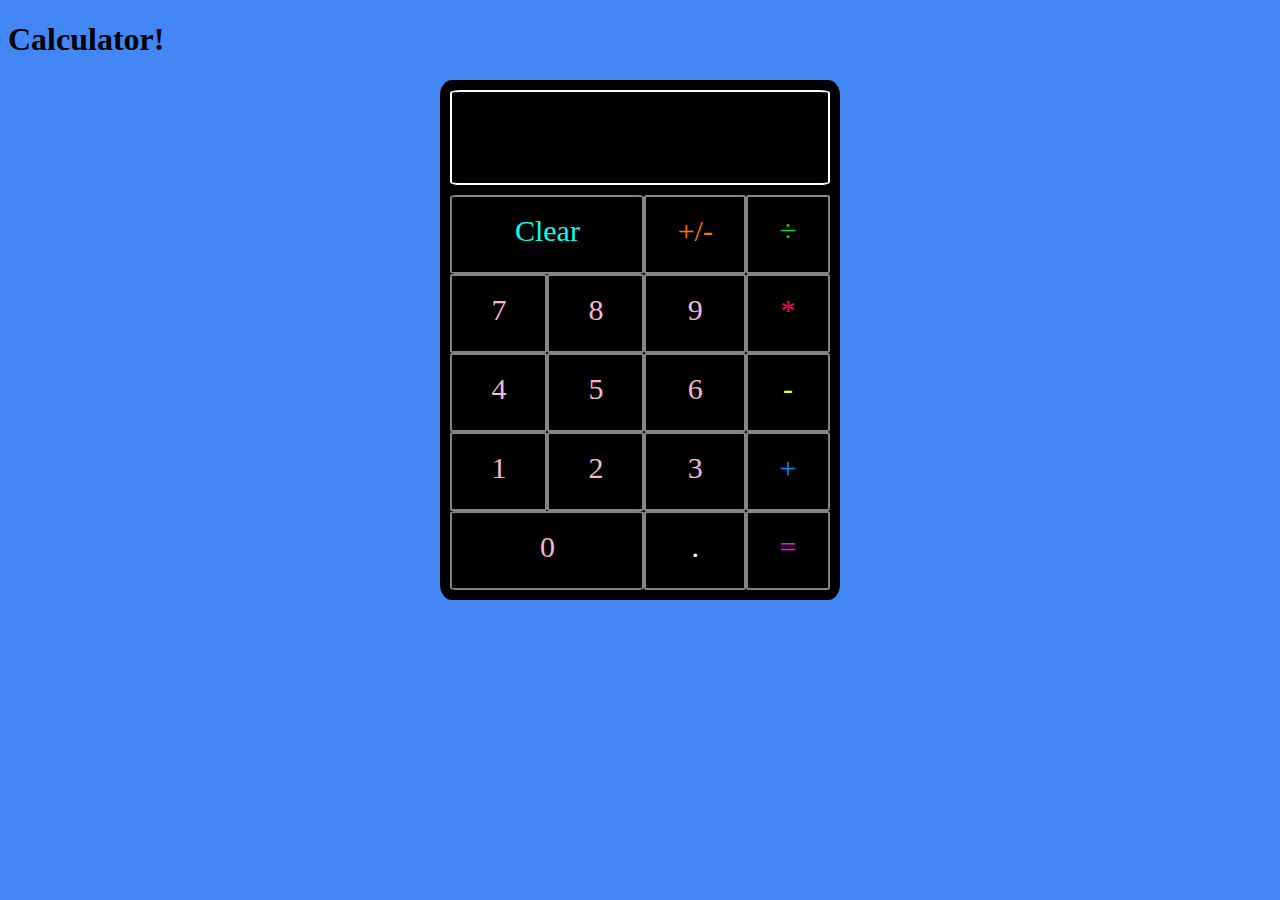
<file: calculator/index.html>
<!DOCTYPE html>
<html>

<head>
<meta charset="UTF-8">
<meta name="author" content="Aaron">
<meta name="description" content="calculator">
<meta name="viewport" content="width=device-width, initial-scale=1.0">
<link rel="stylesheet" href="stylesheet.css">
	<title>Calculator!</title>
<link rel="preconnect" href="https://fonts.gstatic.com">
<link href="https://fonts.googleapis.com/css2?family=Roboto+Slab&display=swap" rel="stylesheet">
</head>
<body>
	<h1 id="title">Calculator!</h1>
	<div class="calculator-container">
		<div class="calculator-item"        id="screen"> <span id="result"></span><span id="inputOne"></span><span id="operation"></span><span id="inputTwo"></span></div>
		<div class="calculator-item"        id="clear">Clear</div>
		<div class="calculator-item"        id="sign">+/-</div>
		<div class="calculator-item"        id="divide">÷</div>
		<div class="calculator-item number" id="7">7</div>
		<div class="calculator-item number" id="8">8</div>
		<div class="calculator-item number" id="9">9</div>
		<div class="calculator-item"        id="times">*</div>
		<div class="calculator-item number" id="4">4</div>
		<div class="calculator-item number" id="5">5</div>
		<div class="calculator-item number" id="6">6</div>
		<div class="calculator-item"        id="minus">-</div>
		<div class="calculator-item number" id="1">1</div>
		<div class="calculator-item number" id="2">2</div>
		<div class="calculator-item number" id="3">3</div>
		<div class="calculator-item"        id="plus">+</div>
		<div class="calculator-item number" id="zero">0</div>
		<div class="calculator-item"        id="decimal">.</div>
		<div class="calculator-item"        id="equals">=</div>
	</div>

</body>
<script src="app.js" charset="UTF-8"> </script>	
</html>
</file>
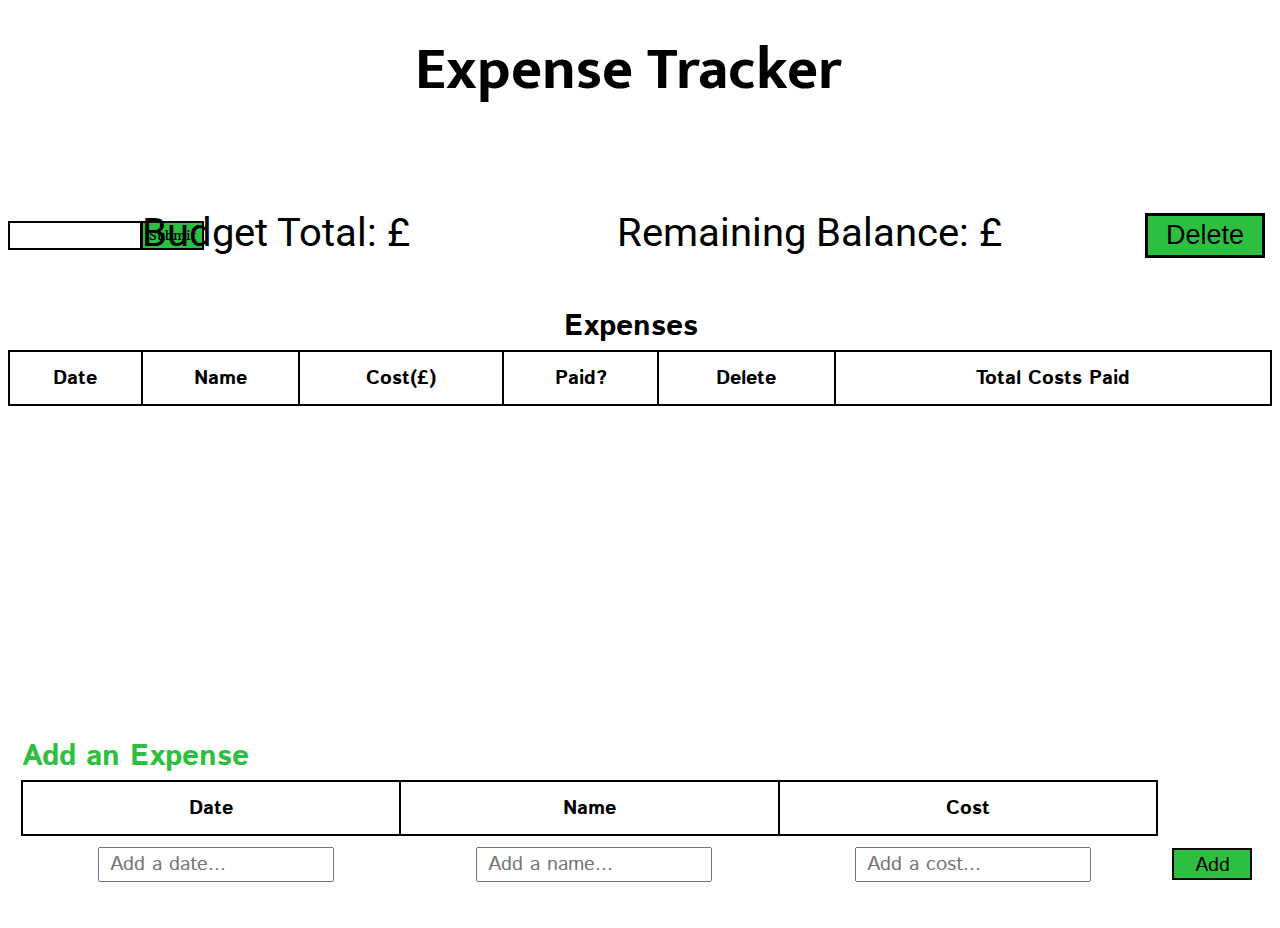
<file: expense tracker/index.html>
<!DOCTYPE html>
<html>
<head>
<meta charset="UTF-8">
<meta name="author" content="Aaron">
<meta name="description" content="expense tracker app budget money cost tracking">
<meta name="viewport" content="width=device-width, initial-scale=1.0">
<link rel="stylesheet" href="styles.css">
<link rel="preconnect" href="https://fonts.googleapis.com">
<link rel="preconnect" href="https://fonts.gstatic.com" crossorigin>
<link href="https://fonts.googleapis.com/css2?family=Istok+Web:wght@400;700&family=Ubuntu+Condensed&family=Volkhov&display=swap" rel="stylesheet">
<link href="https://fonts.googleapis.com/css2?family=Mukta:wght@600&display=swap" rel="stylesheet">
<link rel="preconnect" href="https://fonts.googleapis.com">
<link rel="preconnect" href="https://fonts.gstatic.com" crossorigin>
<link href="https://fonts.googleapis.com/css2?family=Roboto&display=swap" rel="stylesheet">

	<title>Expense Tracker 💰</title>
</head>

<body>
	<h1 id="title">Expense Tracker</h1>
	<div class="budget-div">
		<form id="user-budget-form"> 
			<input type="text" name="user-budget-amount" id="user-budget-amount">
			<input type="submit" id="user-budget-submit" action="#">
		</form>
		<span id="budget-span">Budget Total: £ </span>
		<span id="budget-remaining"> Remaining Balance: £ </span>
		<button id="budget-delete">Delete</button>
	</div>

	<div class="table-div">
		<table class="table">
			<thead>
				<caption id="table-title"><h2>Expenses</h2></caption>
				<tr class="row-titles">
					<th> Date </th>
					<th> Name </th>
					<th> Cost(£) </th>
					<th> Paid? </th>
					<th> Delete </th>
					<th> Total Costs Paid </th>
				</tr>
			</thead>
			<tbody id="expense-tbody"></tbody>
		</table>
	</div>

	<div class="user-table-div">
		<form id="user-table-form">
			<table class="user-table" id="user-table-id">
				<thead>
					<caption id="user-table-title"><h2>Add an Expense</h2></caption>
					<tr class="user-row-titles">
						<th> Date </th>
						<th> Name </th>
						<th> Cost </th>
					</tr>
				</thead>
				<tbody class="user-tbody">
					<tr class="user-tbody-row-data">
						<td><input type="text" name="user-data" placeholder=" Add a date..." class="user-input" id="user-date"></td>
						<td><input type="text" name="user-data" placeholder=" Add a name..." class="user-input" id="user-expense"></td>
						<td><input type="text" name="user-data" placeholder=" Add a cost..." class="user-input" id="user-cost"></td>
					</tr>
				</tbody>
			</table>
		<input type="submit" name="user-table-submit" id="user-table-submit" value="Add">
		</form> 
	</div>
</body>
<script src="app.js" charset="UTF-8"></script>
</html>
</file>
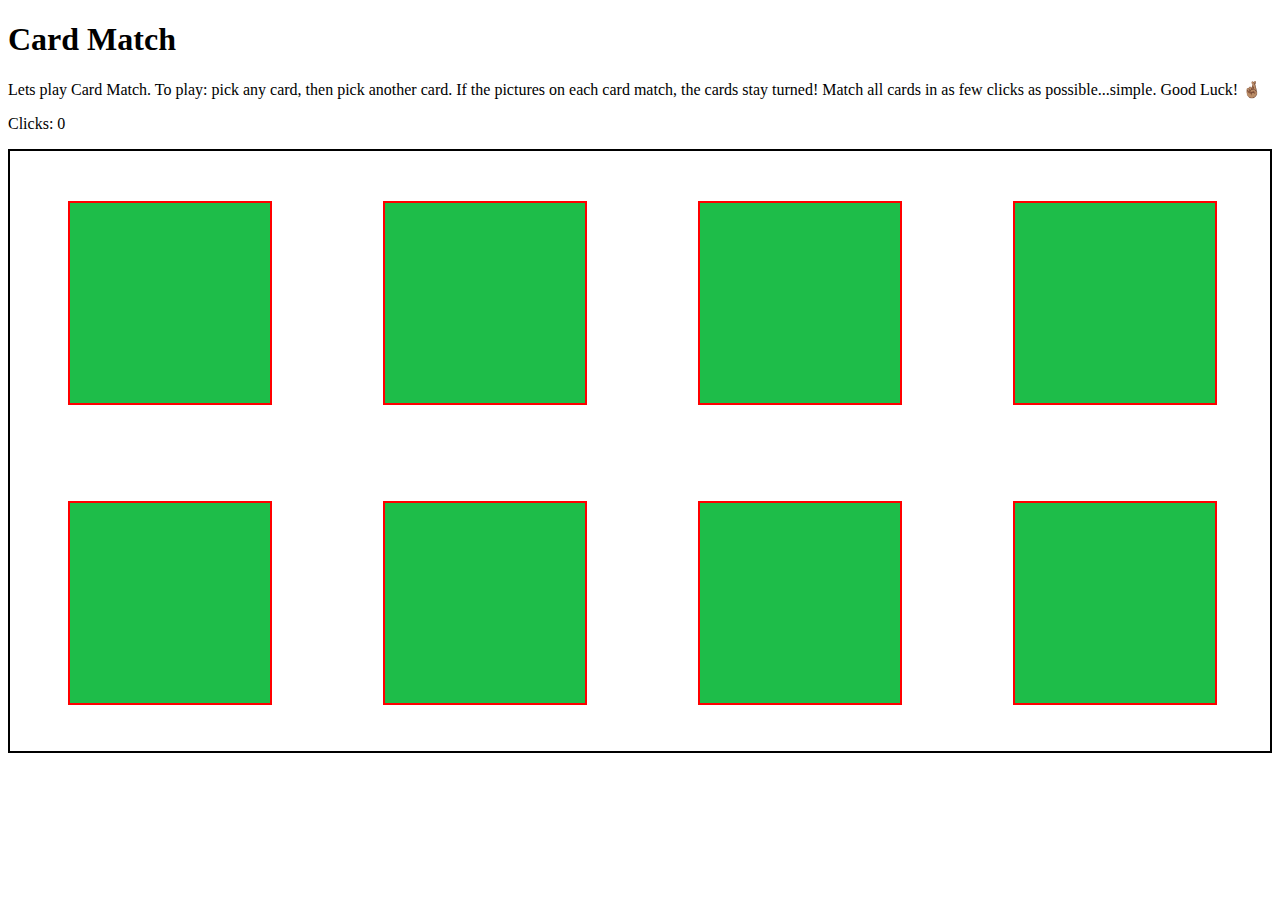
<file: Memory Game/index.html>
<!DOCTYPE html>
<html>

<head>
	<title>Card Match!</title>
	<meta charset="utf-8">
	<meta name="author" content="Aaron">
	<meta name="description" content="memory game">
	<meta name="viewport" content="width=device-width, initial-scale=1.0">
	<link rel="stylesheet" href="styles.css">
</head>

<body>
	<h1 id="title">Card Match</h1>
	<p id="instructions"> Lets play Card Match. To play: pick any card, then pick another card. If the pictures on each card match, the cards stay turned! Match all cards in as few clicks as possible...simple. Good Luck! 🤞🏽</p>
	<p id="clickcounter">Clicks: <span id="clickscounted">0</span></p>

	<div class="card-container">
		<div class="grid-item"><div class="DOOM pictures" value="DOOM"></div><div class="overlay"></div> </div>
		
		<div class="grid-item"><div class="atcq pictures"></div><div class="overlay"></div> </div>
		
		<div class="grid-item"><div class="ALI pictures"></div><div class="overlay"></div> </div>
	
		<div class="grid-item"><div class="MBDTF pictures"></div><div class="overlay"></div> </div>

		<div class="grid-item"><div class="DOOM pictures" value="DOOM"></div><div class="overlay"></div> </div>
		
		<div class="grid-item"><div class="atcq pictures"></div><div class="overlay"></div> </div>
		
		<div class="grid-item"><div class="ALI pictures"></div><div class="overlay"></div> </div>
	
		<div class="grid-item"><div class="MBDTF pictures"></div><div class="overlay"></div> </div>		
	</div>
</body>

<script src="app.js" charset="UTF-8"> </script>	
</html>
</file>
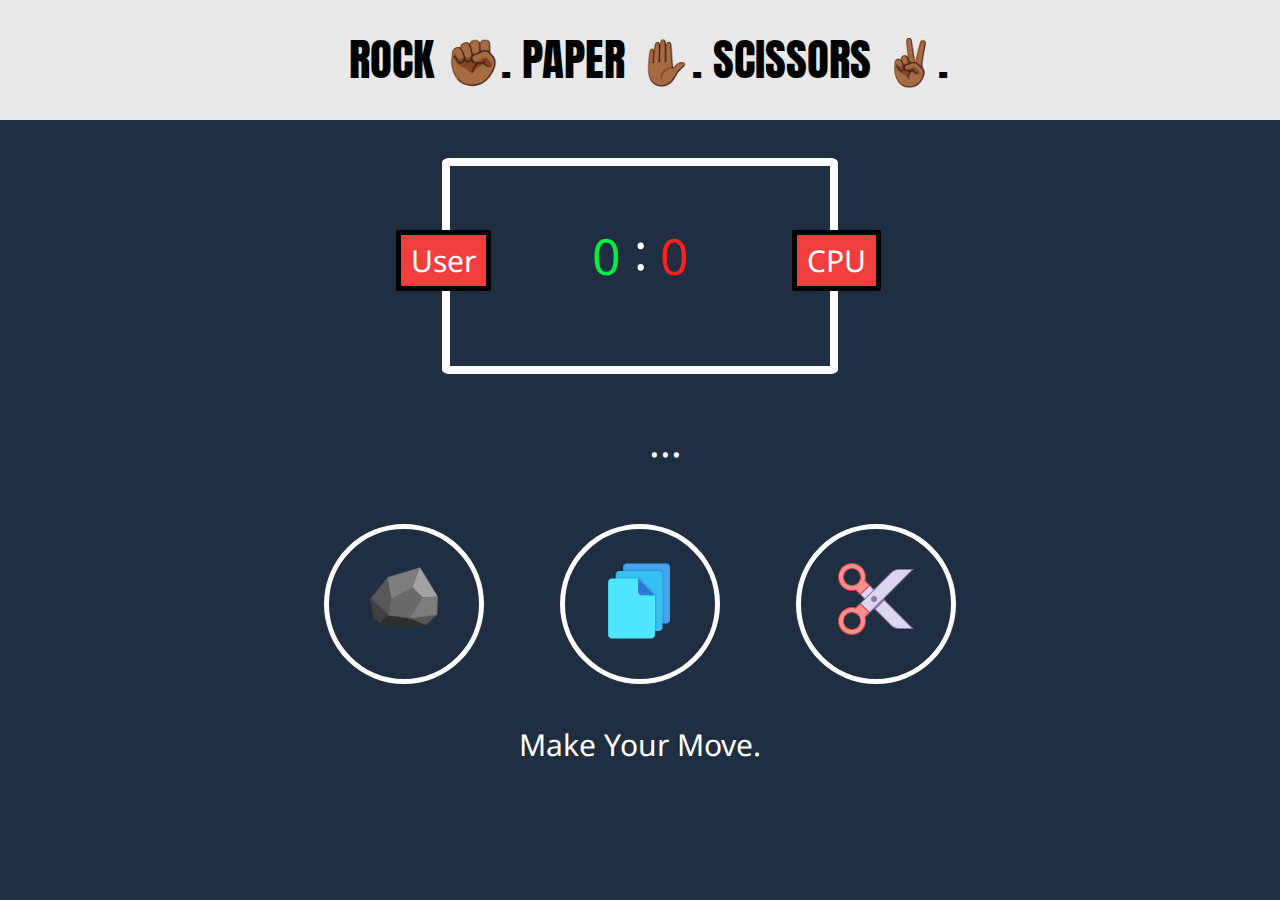
<file: Rock Paper Scissors/index.html>
<!DOCTYPE html>
<html>
<head>
	<title>Rock, Paper, Scissors!</title>
<meta charset="UTF-8">
<meta name="author" content="Aaron">
<meta name="description" content="rock paper scissors game">
<meta name="viewport" content="width=device-width, initial-scale=1.0">
<link rel="stylesheet" href="styles.css">
<link rel="preconnect" href="https://fonts.gstatic.com">
<link href="https://fonts.googleapis.com/css2?family=Anton&display=swap" rel="stylesheet">
<link rel="preconnect" href="https://fonts.gstatic.com">
<link href="https://fonts.googleapis.com/css2?family=Noto+Sans:wght@700&display=swap" rel="stylesheet">
</head>

<body>
	<div class="title-container"> <span id="game-title">ROCK ✊🏾.  PAPER ✋🏾.  SCISSORS ✌🏾. </span></div>
	<div class="app-container">
		<div id="scoreboard">
			<span id="user-tag" class="game-tag">User</span><span id="computer-tag" class="game-tag">CPU</span>
			<div class="game-score">
				<span id="user-score">0</span><span id="colon"> : </span><span id="comp-score">0</span>
			</div>
			<div id="result-message">
				...
			</div>	
		</div>
		<div class="user-choices-div">
			<div id="rock-div" class="user-choice rock"><img src="icons8-rock-96.png" class="icons"/></div>
			<div id="paper-div" class="user-choice paper"><img src="icons8-stack-of-paper-96.png"></div>
			<div id="scissors-div" class="user-choice scissors"><img src="icons8-cut-80.png"></div> 
		</div>
		<div id="game-message">Make Your Move.</div>
	</div> 
</body>
<script src="app.js" charset="UTF-8"> </script>	
</html>
</file>
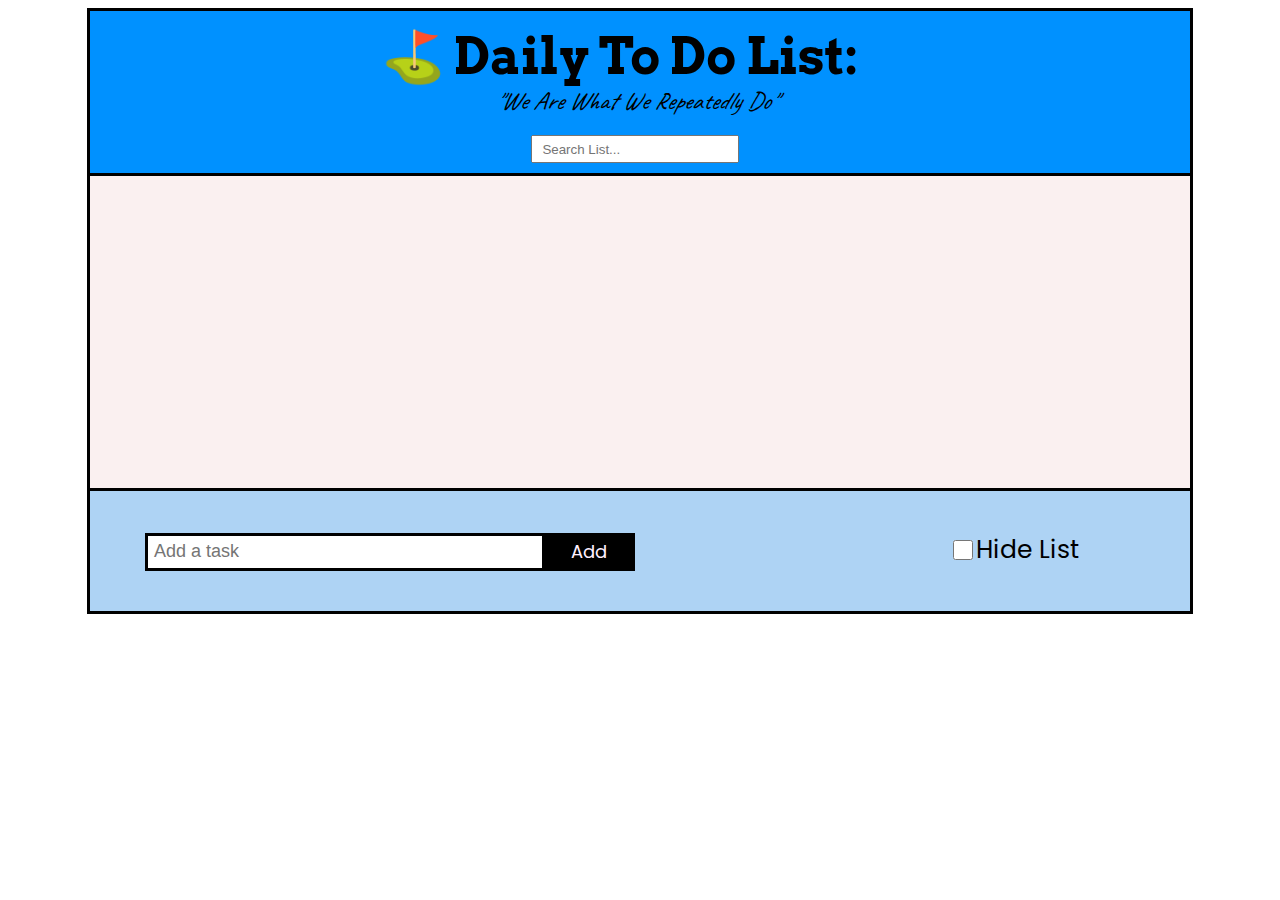
<file: To Do App/index.html>
<!DOCTYPE html>
<html>
<head>
	<meta charset="utf-8">
	<meta name="keywords" content="To Do List">
	<meta name="author" content="Aaron">
	<meta name="description" content="To Do list app for daily tasks">
	<meta name="viewport" content="width=device-width, initial-scale=1.0">
	<link rel="stylesheet" href="styles.css">
	<link rel="preconnect" href="https://fonts.gstatic.com">
	<link href="https://fonts.googleapis.com/css2?family=Caveat:wght@700&display=swap" rel="stylesheet">
	<link rel="preconnect" href="https://fonts.gstatic.com">
	<link href="https://fonts.googleapis.com/css2?family=Arvo:wght@700&display=swap" rel="stylesheet">
	<link rel="preconnect" href="https://fonts.gstatic.com">
	<link href="https://fonts.googleapis.com/css2?family=Poppins&display=swap" rel="stylesheet">
	<title>Daily To-Do List 😁</title>
</head>

<body>
	<div class="app-container">
		<div id="titlebox"> 
			<h1 id="Title"> ⛳️ Daily  To  Do  List: </h1> <br>
			<p id="subtitle"><i>"We Are What We Repeatedly Do"</i></p>
			<input type="text" placeholder="  Search List..." id="searchbar">
		</div>
		<div id="task-list">
			<ul id="task-list-ul">	
			</ul>
		</div>
		<div class="bottom-panel">
			<form id="userForm">
				<div id="add-task-div">
					<input type="text" placeholder=" Add a task" id="add-task-box"><button id="add-task-btn">Add</button>
				</div>
				<div id="hide-box-div">
					<input type="checkbox" id="hide-checkbox"><label for="hide-checkbox">Hide List</label>
				</div>
			</form>
		</div>
	</div>
</body>
<script src="app.js" charset="UTF-8"> </script>	
</html>
</file>
<file: calculator/stylesheet.css>
body {
	background: rgb(66, 135, 245);
}

h1 {
	margin-left: 0;
	margin-right: 0;
	padding: 0;
}

.content-wrap {
	margin-left: auto;
	margin-right: auto;
	display: block;
	text-align: center;
	font-family: 'Roboto Slab', serif;
}

.calculator-container {
	display: grid;
	grid-template-columns: auto auto auto auto;
	grid-template-rows: repeat(8, auto);
	background: black;
	width: 30%;
	margin: auto;
	height: 500px;
	border-radius: 3%;
	border: 10px solid black;
	padding: 0;
}

.calculator-item {
	border: 2px solid rgb(133, 133, 133);
	text-align: center;
	font-size: 30px;
	padding-top: 17px;
	border-radius: 3%;
	
}

.calculator-item:hover {
	cursor: pointer;
}

.number {
	color: rgb(245, 183, 213);
}

#screen {
	border: 2px solid;
	grid-area: 1/1/4/5;
	color: white;
	text-align: right;
	font-size: 45px;
	padding-right: 15px;
	cursor: default;
	min-width: 0;
	word-wrap: break-word;
	margin-bottom: 10px;
	padding-bottom: 2px;
}

#zero {
	grid-area: 8/1/9/3;
}

#clear {
	grid-area: 4/1/5/3;
	color: rgb(5, 255, 238);
	margin-top: 0px;
}

#sign{
	color: rgb(255, 119, 0);
	margin-top: 0px;
}

#divide {
	color: rgb(9, 227, 13);
	margin-top: 0px;
}

#times {
	color: rgb(252, 0, 88);
}

#minus {
	color: rgb(251, 255, 10);
}

#plus {
	color: rgb(0, 145, 255);
}

#equals {
	color: rgb(255, 5, 251);
}

#decimal {
	color: white;
}
</file>
<file: expense tracker/styles.css>
body {
	background: rgb(250, 240, 220), rgba(0,0,0,0.2));
}

#title {
	margin-top: 20px;
	margin-left: auto;
	margin-right: auto;
	font-family: 'Mukta', sans-serif;
	font-size: 60px;
	width: 450px;
}

#money {
	font-size: 50px;
	display: inline;
	position: relative;
	top: 5px;
}

.budget-div {
	padding-bottom: 10px;
	margin-top: 30px;
	height: 90px;
	position: relative;
	display: flex;
	align-items: flex-end;
	justify-content: space-between;
	font-family: 'Roboto', sans-serif;
}

	#user-budget-amount {
		display: inline;
		width: 120px;
		height: 23px;
		position: relative;
		bottom: 0px;
		padding-left: 8px;
		border: 2px solid black;
	}

	#user-budget-submit {
		background-color: rgb(44, 191, 64);
		border: 2px solid black;
		position: relative;
		right: 5px;
		height: 29.6px;
		bottom: 0px;
		font-family: 'Volkhov', serif;
	}

	#user-budget-submit:hover {
		background-color: rgba(29, 161, 46);
		cursor: pointer;
	}

	#budget-span {
		position: absolute;
		right: 760px;
		bottom: 2px;
		width: 370px;
		height: 49px;
		padding:0;
		margin:0;
		font-size: 40px;
	}


	#budget-delete{
		position: relative;
		right: 07px;
		bottom: -8px;
		font-size: 27px;
		background-color: rgb(44, 191, 64);
		width: 120px;
		height: 45px;
		text-align: center;
		border-radius: 2%
		font-family: 'Istok Web', sans-serif;
		border: 3px solid black;
	}

	#budget-delete:hover{
		cursor: pointer;
		background-color: rgba(195, 228, 235, 0.5);
	}

	#budget-remaining{
		position: absolute;
		font-size: 40px;
		right: 270px;
		bottom: 4px;
	}

.table-div {
	font-family: 'Istok Web', sans-serif;
	margin-top: 30px;
	position: relative;
	height: 400px;
	overflow: auto;
}

	.table{
		position: absolute;
		width: 100%;
		top:15%;
		border-collapse: collapse;
	}

	#table-title{
		position: absolute;
		left: 44%;
		top: -70px;
		font-size: 20px;
	}

	.table-delete:hover{
		cursor: pointer;
	}

	.row-titles>th{
		border: 2px solid ;
		margin: 0;
		height: 50px;
		margin-top: 0;
		font-size: 20px;
	}

	.tbody-row-data>td{
		text-align: center;
		border: 2px solid black;
		height: 35px;
	}


.user-table-div {
	margin-top: 30px;
	position: relative;
	height: 200px;
	font-family: 'Istok Web', sans-serif;
}

	.user-table{
		position: absolute;
		width: 90%;
		top: 30%;
		border-collapse: collapse;
		left: 1%;
	}

	#user-table-title{
		position: absolute;
		top: -70px;
		font-size: 20px;
		color: rgb(44, 191, 64);
	}

	.user-row-titles>th{
		border: 2px solid black;
		margin: 0;
		height: 50px;
		font-size: 20px;
	}

	.user-tbody-row-data>td{
		text-align: center;
		height: 35px;
	}

	#user-table-submit{
		position: absolute;
		right: 20px;
		bottom: 40px;
		width: 80px;
		height: 32px;
		font-size: 20px;
		font-family: 'Istok Web', sans-serif;
		border: 2px solid black;
		background-color: rgb(44, 191, 64);
	}

	#user-table-submit:hover{
		cursor: pointer;
		background-color: rgba(0, 219, 157, 0.9);
	}

	.user-input{
		margin-top: 10px;
		width: 60%;
		height: 25px;
		font-family: 'Istok Web', sans-serif;
		font-size: 20px;
		position: relative;
		left: 5px;
		padding: 3px;
	}
</file>
<file: Memory Game/styles.css>
body {
	background-color:;
}

#title {

}

.card-container {
	border: 2px solid black;
	height: 600px;
	display: grid;
	grid-template-columns: repeat(4, auto);
	grid-template-rows: repeat(2, auto);
	justify-content: space-around;
	align-content: space-around;
}

.grid-item{
	height: 200px;
	width: 200px;
	position: relative;
	display: inline-grid;
}

.pictures{
	width: 100%;
	height: 100%;	
	position: absolute;
	display: inline-block;
}

.overlay {
	height: 100%;
	width: 100%;
	display: inline;
	padding: 0;
	margin: 0;
	background-color: rgba(30, 189, 73);
	position: absolute;
	border: 2px solid red;
	top: 0;
	z-index: 20;
}

.DOOM {
	background: url(Doomsday.jpeg);
	background-size: contain;
	display: inline;
}

.ALI{
	background: url(ALI.jpeg);
	background-repeat: no-repeat;
	background-size: 100% 100%;
	display: inline;
}

.atcq{
	background: url(Midnight_Marauders.jpeg);
	background-size: contain;
	display: inline;
}

.MBDTF{
	background: url(MBDTF.jpeg);
	background-size: contain;
	display: inline;
}


#clickscounted {

	display: inline;

}
</file>
<file: Rock Paper Scissors/styles.css>
body {
	background-color: rgb(31, 46, 64);
}

.title-container{
	background-color: rgb(232, 232, 232);
	width: 110%;
	height: 120px;
	position: relative;
	left: -10px;
	top: -8px;
	text-align: center;
}

#game-title {
	position: relative;
	right: 45px;
	font-family: 'Anton', sans-serif;
	font-size: 45px;
	top: 25px;
}

#scoreboard {
	position: relative;
	border: 8px solid white;
	width: 30%;
	margin-left: auto;
	margin-right: auto;
	height: 200px;
	margin-top: 30px;
	border-radius: 2%;
}

.game-tag {
	color: white;
	font-size: 30px;
	border: 5px solid black;
	background-color: rgb(240, 62, 62);
	padding: 5px;
	padding-left: 10px;
	padding-right: 10px;
	border-radius: 3%;
	margin: 0;
	font-family: 'Noto Sans', sans-serif;
}

#user-tag {
position: absolute;
top: 32%;
left: -54px;
}

#computer-tag {
position: absolute;
top: 32%;
right: -51px;
}

.game-score {
color: white;
position: relative;
font-size: 50px;
top: 28%;
width: 190px;
margin-left: auto;
margin-right: auto;
text-align: center;
font-family: 'Noto Sans', sans-serif;
}

#colon{
position: relative;
bottom: 5px;
}

#result-message {
position: relative;
font-size: 40px;
color: white;
top: 90%;
width: 830px;
height: 110px;
margin-right: auto;
margin-left: auto;
font-family: 'Noto Sans', sans-serif;
left: -200px;
text-align: center;
}

.subtag{
	font-size: 15px;
}

#user-score{
	color: rgb(0, 240, 64);
}

#comp-score{
	color: rgb(255, 32, 32);
}

.user-choices-div {
margin-right: auto;
margin-left: auto;
width: 50%;
margin-top: 150px;
display: flex;
justify-content: space-between;
align-content: space-around;
}

.user-choice{
border: 5px solid white;
height: 150px;
width: 150px;
position: relative;
border-radius: 50%;
text-align: center;
}

.user-choice:hover{
cursor: pointer;
background-color: rgba(31, 46, 64, 0.5);
}

#rock-div img {
height: 90px;
position: relative;
top: 23px;
z-index: -1;
}

#paper-div img {
height: 90px;
position: relative;
top: 27px;
z-index: -1;
}

#scissors-div img {
height: 80px;
position: relative;
top: 30px;
z-index: -1;
}

#game-message{
height: 90px;
width: 60%;
margin-left: auto;
margin-right: auto;
font-size: 30px;
color: white;
font-family: 'Noto Sans', sans-serif;
text-align: center;
margin-top: 40px;
}

.win {
	animation: green 0.7s linear 1;
}

.lose {
	animation: red 0.7s linear 1;
}

.draw {
	animation: grey 0.7s linear 1;
}

@keyframes red {
	0% {border-color: rgb(240, 0, 0); box-shadow: 0 0 10px 10px rgb(240, 0, 0)};
	100%: {border-color: rgb(240, 0, 0); box-shadow: 0 0 0 0 rgb(0, 0, 0, 0)};
}

@keyframes green {
	0% {border-color: rgb(0, 250, 17); box-shadow: 0 0 10px 10px rgb(0, 250, 17)};
	100%: {border-color: rgb(0, 250, 17); box-shadow: 0 0 0 0 rgb(0, 0, 0, 0)};
}

@keyframes grey {
	0% {border-color: rgb(159, 160, 161); box-shadow: 0 0 15px 10px rgb(159, 160, 161)};
	100%: {border-color: rgb(159, 160, 161); box-shadow: 0 0 0 0 rgb(0, 0, 0, 0)};
}
</file>
<file: To Do App/styles.css>
.app-container {
	position: relative;
	margin-left: auto;
	margin-right: auto;
	margin-top: auto;
	height: 600px;
	width: 1100px;
	background-color: rgb(250, 240, 240);
	border: 3px solid black;
}

#titlebox {
	position: absolute;
	width: 100%;
	border-bottom: 3px solid black;
	text-align: center;
	background-color: rgba(0, 145, 255, 1); 
	height: 27%;
}

#Title {
	position: relative;
	right: 20px;
	font-family: 'Arvo', serif;
	font-size: 50px;
	margin-bottom: 15px;
	margin-top: 15px;
}

#subtitle {
	position: relative;
	bottom: 60px;
	right: 5px;
	text-align: center;
	font-family: 'Caveat', cursive;
	font-size: 25px;
}

#task-list {
	position: absolute;
	top: 28%;
	width: 99%;
	font-family: 'Poppins', sans-serif;
	max-height: 300px;
	overflow: auto;
}

#task-list-ul {
	list-style-type: disc;
}

#searchbar {
	position: absolute;
	bottom: 10px;
	right: 41%;
	height: 22px;
	width: 200px;
}

.bottom-panel{
	border-top: 3px solid black;
	position: absolute;
	width: 100%;
	bottom: 0px;
	height: 20%;
	font-family: 'Poppins', sans-serif;
	background-color: rgba(0, 145, 255, 0.3);
}

#hide-box-div{
	position: absolute;
	bottom: 35%;
	right: 10%;
	font-size: 25px;
}

#hide-checkbox{
	height: 20px;
	width: 20px;
	display: inline;
	position: relative;
	top: 2px;
}

#add-task-div{
	display: inline-block;
	position: absolute;
	top: 34%;
	left: 5%;
}

#add-task-box {
	height: 30px;
	width: 390px;
	font-size: 18px;
	border: 3px solid black;
}

#add-task-btn {
	height: 38px;
	width: 90px;
	font-size: 18px;
	background-color: black;
	font-family: 'Poppins', sans-serif;
	color: rgba(255, 240, 255, 1);
	position: relative;
	border: 3px solid black;
	border-left: none;
	top: 1px;
}

#add-task-btn:hover{
	cursor: pointer;
}

li {
	margin: 20px;
	font-size: 25px;
	font-family: 'Poppins', sans-serif;
}

li:hover{
	color: orange;
}

.task-name{
	color: black;
}

.delete-button {
	position: absolute;
	border: solid 2px black;
	right: 40px;
	background-color: black;
	color: white;
	height: 30px;
	width: 80px;
	font-family:  'Poppins', sans-serif;
	text-align: center;
	border-radius: 4%;
	font-size: 20px;
}

.delete-button:hover {
	cursor: pointer;
	background-color: rgba(0,0,0,0.5);
}
</file>
